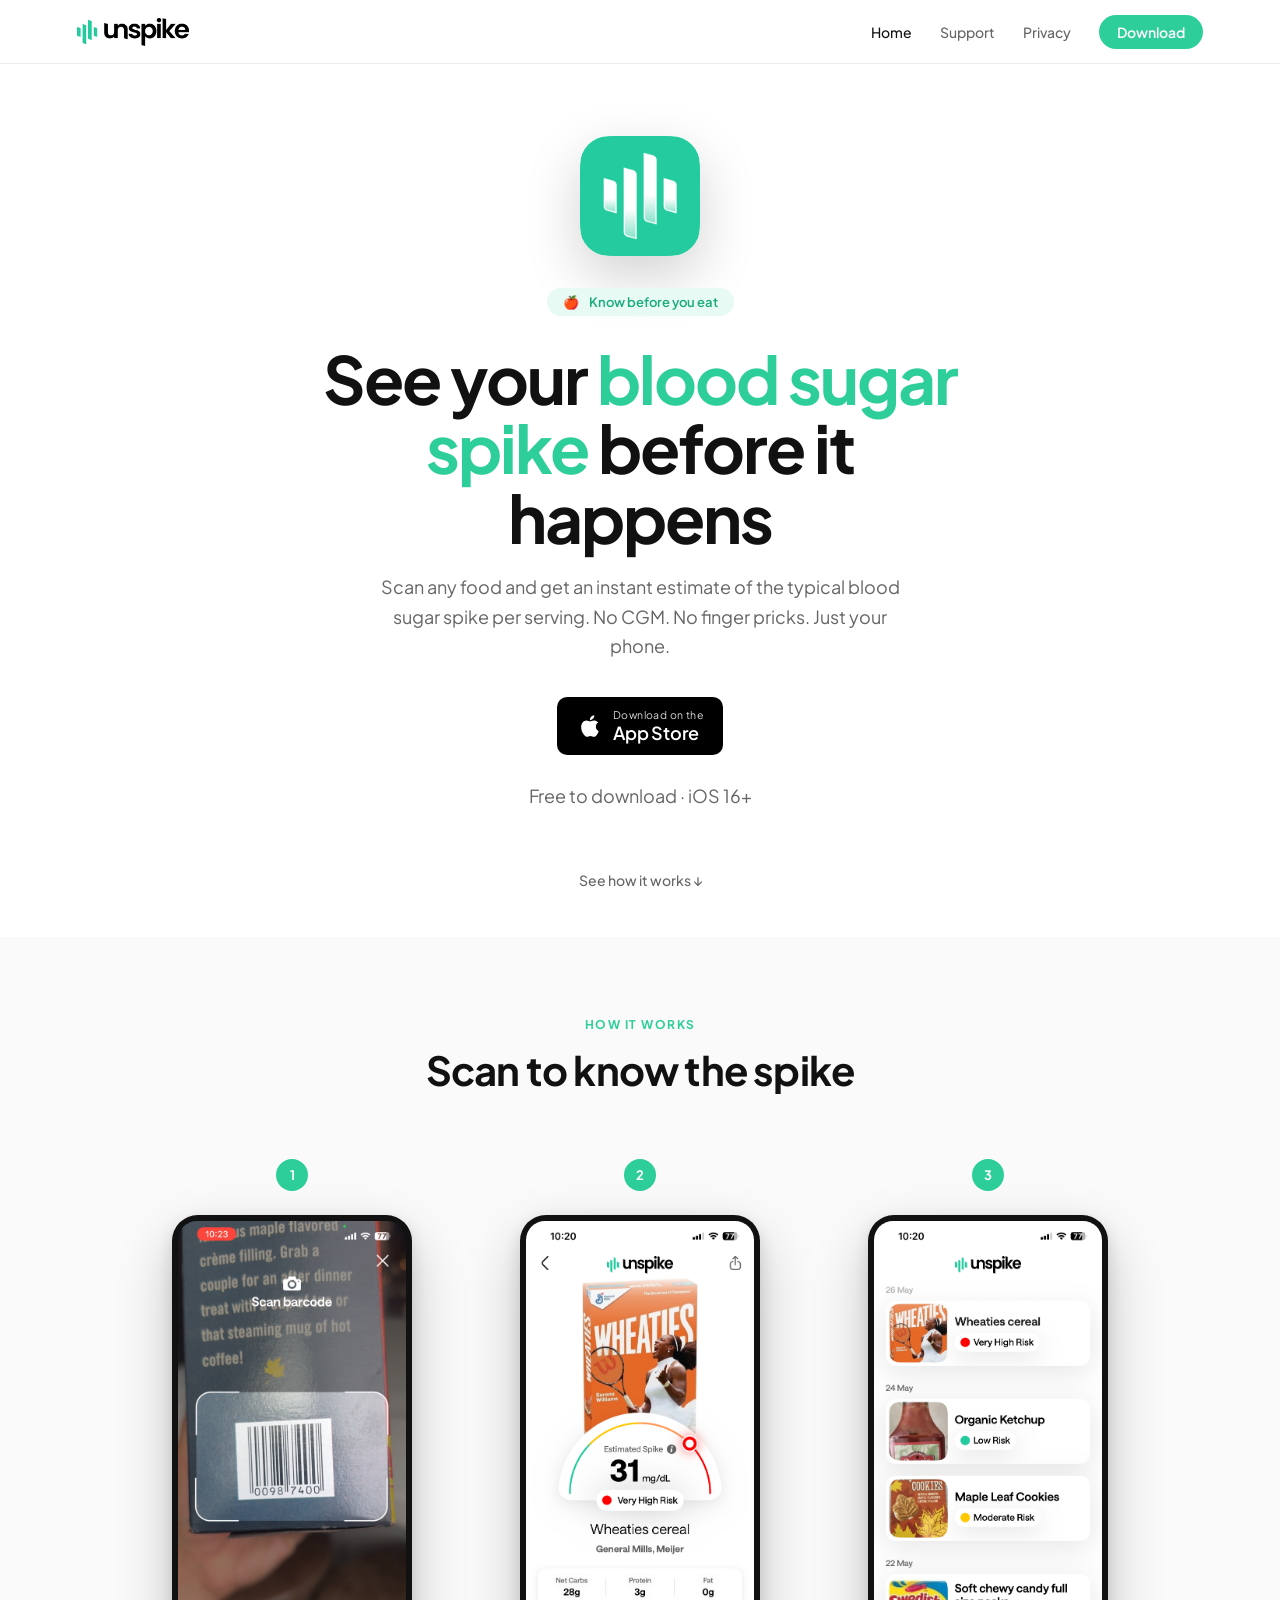
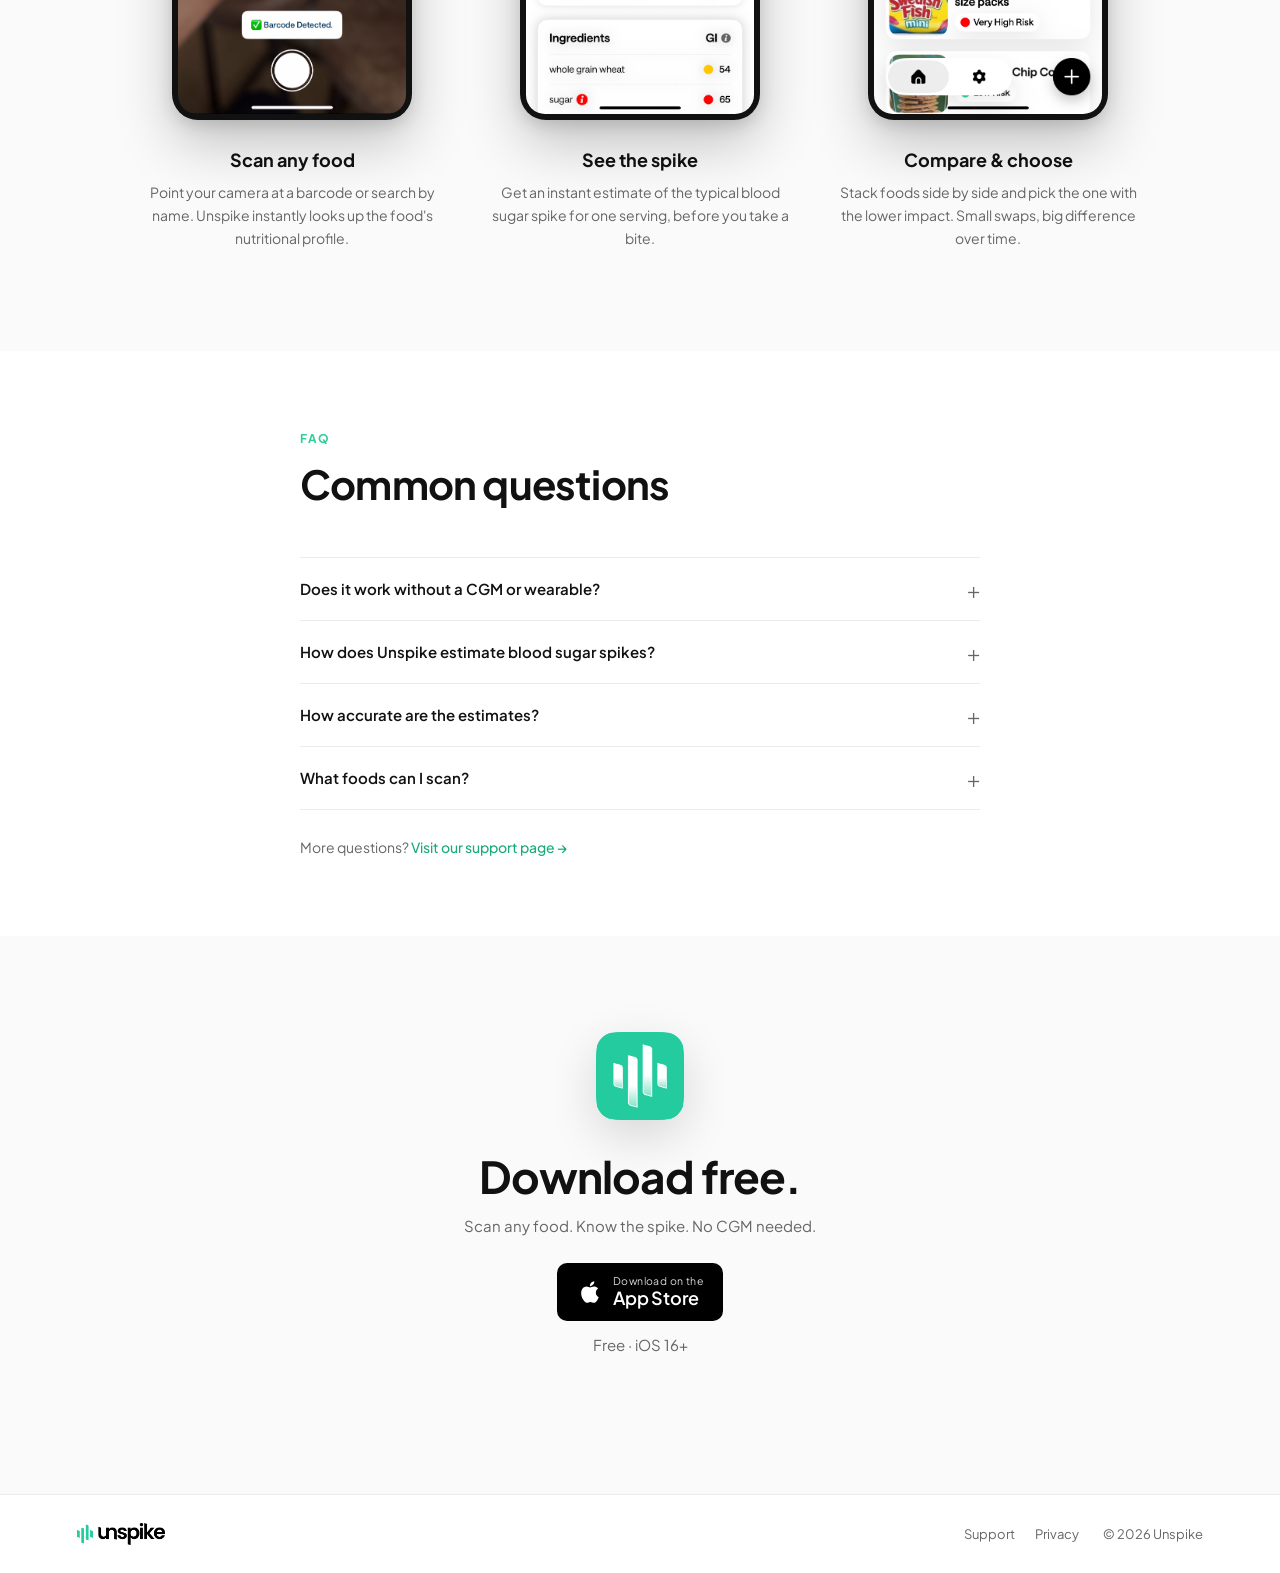
<file: index.html>
<!DOCTYPE html>
<html lang="en">
<head>
  <meta charset="UTF-8" />
  <meta name="viewport" content="width=device-width, initial-scale=1.0" />
  <title>Unspike: See your blood sugar spike before it happens</title>
  <meta name="description" content="Scan any food and instantly see the estimated blood sugar spike per serving. Make smarter choices, feel better every day." />

  <!-- Favicon -->
  <link rel="icon" type="image/png" href="/branding/Icon.png" />
  <link rel="apple-touch-icon" href="/branding/Icon.png" />

  <!-- Canonical -->
  <link rel="canonical" href="https://unspike.co" />

  <!-- Open Graph -->
  <meta property="og:type" content="website" />
  <meta property="og:url" content="https://unspike.co" />
  <meta property="og:title" content="Unspike: See your blood sugar spike before it happens" />
  <meta property="og:description" content="Scan any food and instantly see the estimated blood sugar spike per serving. Make smarter choices, feel better every day." />
  <meta property="og:image" content="https://unspike.co/branding/Icon.png" />

  <!-- Twitter / X -->
  <meta name="twitter:card" content="summary" />
  <meta name="twitter:title" content="Unspike: See your blood sugar spike before it happens" />
  <meta name="twitter:description" content="Scan any food and instantly see the estimated blood sugar spike per serving. Make smarter choices, feel better every day." />
  <meta name="twitter:image" content="https://unspike.co/branding/Icon.png" />

  <!-- Font preconnect -->
  <link rel="preconnect" href="https://fonts.googleapis.com" />
  <link rel="preconnect" href="https://fonts.gstatic.com" crossorigin />
  <link rel="stylesheet" href="style.css" />
</head>
<body>

<nav>
  <a class="nav-logo" href="/">
    <img class="nav-logo-img" src="[data-uri]" alt="Unspike" />
  </a>
  <div class="nav-links">
    <a href="/" class="active">Home</a>
    <a href="/support">Support</a>
    <a href="/privacy">Privacy</a>
    <a href="https://apps.apple.com/us/app/unspike-glucose-food-scanner/id6753748922" class="btn-nav" target="_blank" rel="noopener">Download</a>
  </div>
</nav>

<main>
  <div class="hero">
    <div class="hero-icon"><img src="branding/Icon.png" alt="Unspike app icon"></div>
    <div class="hero-badge"><span style="margin-right:10px">🍎</span>Know before you eat</div>
    <h1>See your <span>blood sugar spike</span> before it happens</h1>
    <p>Scan any food and get an instant estimate of the typical blood sugar spike per serving. No CGM. No finger pricks. Just your phone.</p>
    <div class="hero-btns">
      <a href="https://apps.apple.com/us/app/unspike-glucose-food-scanner/id6753748922" class="appstore-btn" target="_blank" rel="noopener">
        <svg viewBox="0 0 24 24" class="appstore-apple-logo"><path d="M18.71 19.5c-.83 1.24-1.71 2.45-3.05 2.47-1.34.03-1.77-.79-3.29-.79-1.53 0-2 .77-3.27.82-1.31.05-2.3-1.32-3.14-2.53C4.25 17 2.94 12.45 4.7 9.39c.87-1.52 2.43-2.48 4.12-2.51 1.28-.02 2.5.87 3.29.87.78 0 2.26-1.07 3.8-.91.65.03 2.47.26 3.64 1.98-.09.06-2.17 1.28-2.15 3.81.03 3.02 2.65 4.03 2.68 4.04-.03.07-.42 1.44-1.38 2.83M13 3.5c.73-.83 1.94-1.46 2.94-1.5.13 1.17-.34 2.35-1.04 3.19-.69.85-1.83 1.51-2.95 1.42-.15-1.15.41-2.35 1.05-3.11z"/></svg>
        <div class="appstore-text">
          <span class="appstore-sub">Download on the</span>
          <span class="appstore-main">App Store</span>
        </div>
      </a>
      <p class="hero-store-note">Free to download · iOS 16+</p>
      <a href="#how-it-works" class="hero-learn-more">See how it works ↓</a>
    </div>

  </div>
</main>

<section id="how-it-works">
  <div class="hiw-inner">
    <p class="section-eyebrow">How it works</p>
    <h2 class="section-title">Scan to know the spike</h2>
    <div class="hiw-steps">

      <div class="hiw-step">
        <div class="hiw-number">1</div>
        <div class="hiw-phone">
          <img class="hiw-phone-screen" src="branding/screenshot1.PNG" alt="Scan a barcode">
        </div>
        <h3>Scan any food</h3>
        <p>Point your camera at a barcode or search by name. Unspike instantly looks up the food's nutritional profile.</p>
      </div>

      <div class="hiw-step">
        <div class="hiw-number">2</div>
        <div class="hiw-phone">
          <img class="hiw-phone-screen" src="branding/screenshot2.PNG" alt="See the spike">
        </div>
        <h3>See the spike</h3>
        <p>Get an instant estimate of the typical blood sugar spike for one serving, before you take a bite.</p>
      </div>

      <div class="hiw-step">
        <div class="hiw-number">3</div>
        <div class="hiw-phone">
          <img class="hiw-phone-screen" src="branding/screenshot3.PNG" alt="Compare foods">
        </div>
        <h3>Compare &amp; choose</h3>
        <p>Stack foods side by side and pick the one with the lower impact. Small swaps, big difference over time.</p>
      </div>

    </div>
  </div>
</section>

<section class="faq-home" id="faq">
  <div class="faq-home-inner">
    <p class="section-eyebrow">FAQ</p>
    <h2 class="section-title">Common questions</h2>
    <div class="faq-home-list">

      <details class="faq-home-item">
        <summary>Does it work without a CGM or wearable?</summary>
        <p class="faq-home-a">Yes. No continuous glucose monitor or any wearable is required. Unspike works entirely from nutritional food data and your phone&rsquo;s camera. Just scan a barcode and you get an instant spike estimate for one serving.</p>
      </details>

      <details class="faq-home-item">
        <summary>How does Unspike estimate blood sugar spikes?</summary>
        <p class="faq-home-a">Unspike analyses carbohydrates, fiber, glycemic index, and more to estimate the typical blood sugar spike for one serving of a food. Every estimate is based on an average user response. It’s a starting point for smarter choices, not a medical measurement.</p>
      </details>

      <details class="faq-home-item">
        <summary>How accurate are the estimates?</summary>
        <p class="faq-home-a">Estimates are directional, not precise. They’re based on an average user response to one standard serving. Your actual spike can vary significantly depending on your metabolism, the exact portion size, what else you ate, and other individual factors. Use Unspike as a guide to compare foods and make better choices, not as a clinical measurement.</p>
      </details>

      <details class="faq-home-item">
        <summary>What foods can I scan?</summary>
        <p class="faq-home-a">Any packaged food with a barcode. We support millions of products across grocery stores and our database is constantly growing.</p>
      </details>

    </div>
    <p class="faq-more">More questions? <a href="/support">Visit our support page →</a></p>
  </div>
</section>

<section class="bottom-cta">
  <div class="bottom-cta-inner">
    <img src="branding/Icon.png" alt="Unspike" class="cta-icon">
    <h2>Download free.</h2>
    <p>Scan any food. Know the spike. No CGM needed.</p>
    <a href="https://apps.apple.com/us/app/unspike-glucose-food-scanner/id6753748922" class="appstore-btn" target="_blank" rel="noopener">
      <svg viewBox="0 0 24 24" class="appstore-apple-logo"><path d="M18.71 19.5c-.83 1.24-1.71 2.45-3.05 2.47-1.34.03-1.77-.79-3.29-.79-1.53 0-2 .77-3.27.82-1.31.05-2.3-1.32-3.14-2.53C4.25 17 2.94 12.45 4.7 9.39c.87-1.52 2.43-2.48 4.12-2.51 1.28-.02 2.5.87 3.29.87.78 0 2.26-1.07 3.8-.91.65.03 2.47.26 3.64 1.98-.09.06-2.17 1.28-2.15 3.81.03 3.02 2.65 4.03 2.68 4.04-.03.07-.42 1.44-1.38 2.83M13 3.5c.73-.83 1.94-1.46 2.94-1.5.13 1.17-.34 2.35-1.04 3.19-.69.85-1.83 1.51-2.95 1.42-.15-1.15.41-2.35 1.05-3.11z"/></svg>
      <div class="appstore-text">
        <span class="appstore-sub">Download on the</span>
        <span class="appstore-main">App Store</span>
      </div>
    </a>
    <p class="cta-note">Free &middot; iOS 16+</p>
  </div>
</section>


<footer>
  <div class="nav-logo">
    <img class="footer-logo-img" src="branding/Logo.png" alt="Unspike">
  </div>
  <div class="footer-right">
    <div class="footer-links">
      <a href="/support">Support</a>
      <a href="/privacy">Privacy</a>
    </div>
    <span>© 2026 Unspike</span>
  </div>
</footer>

</body>
</html>
</file>
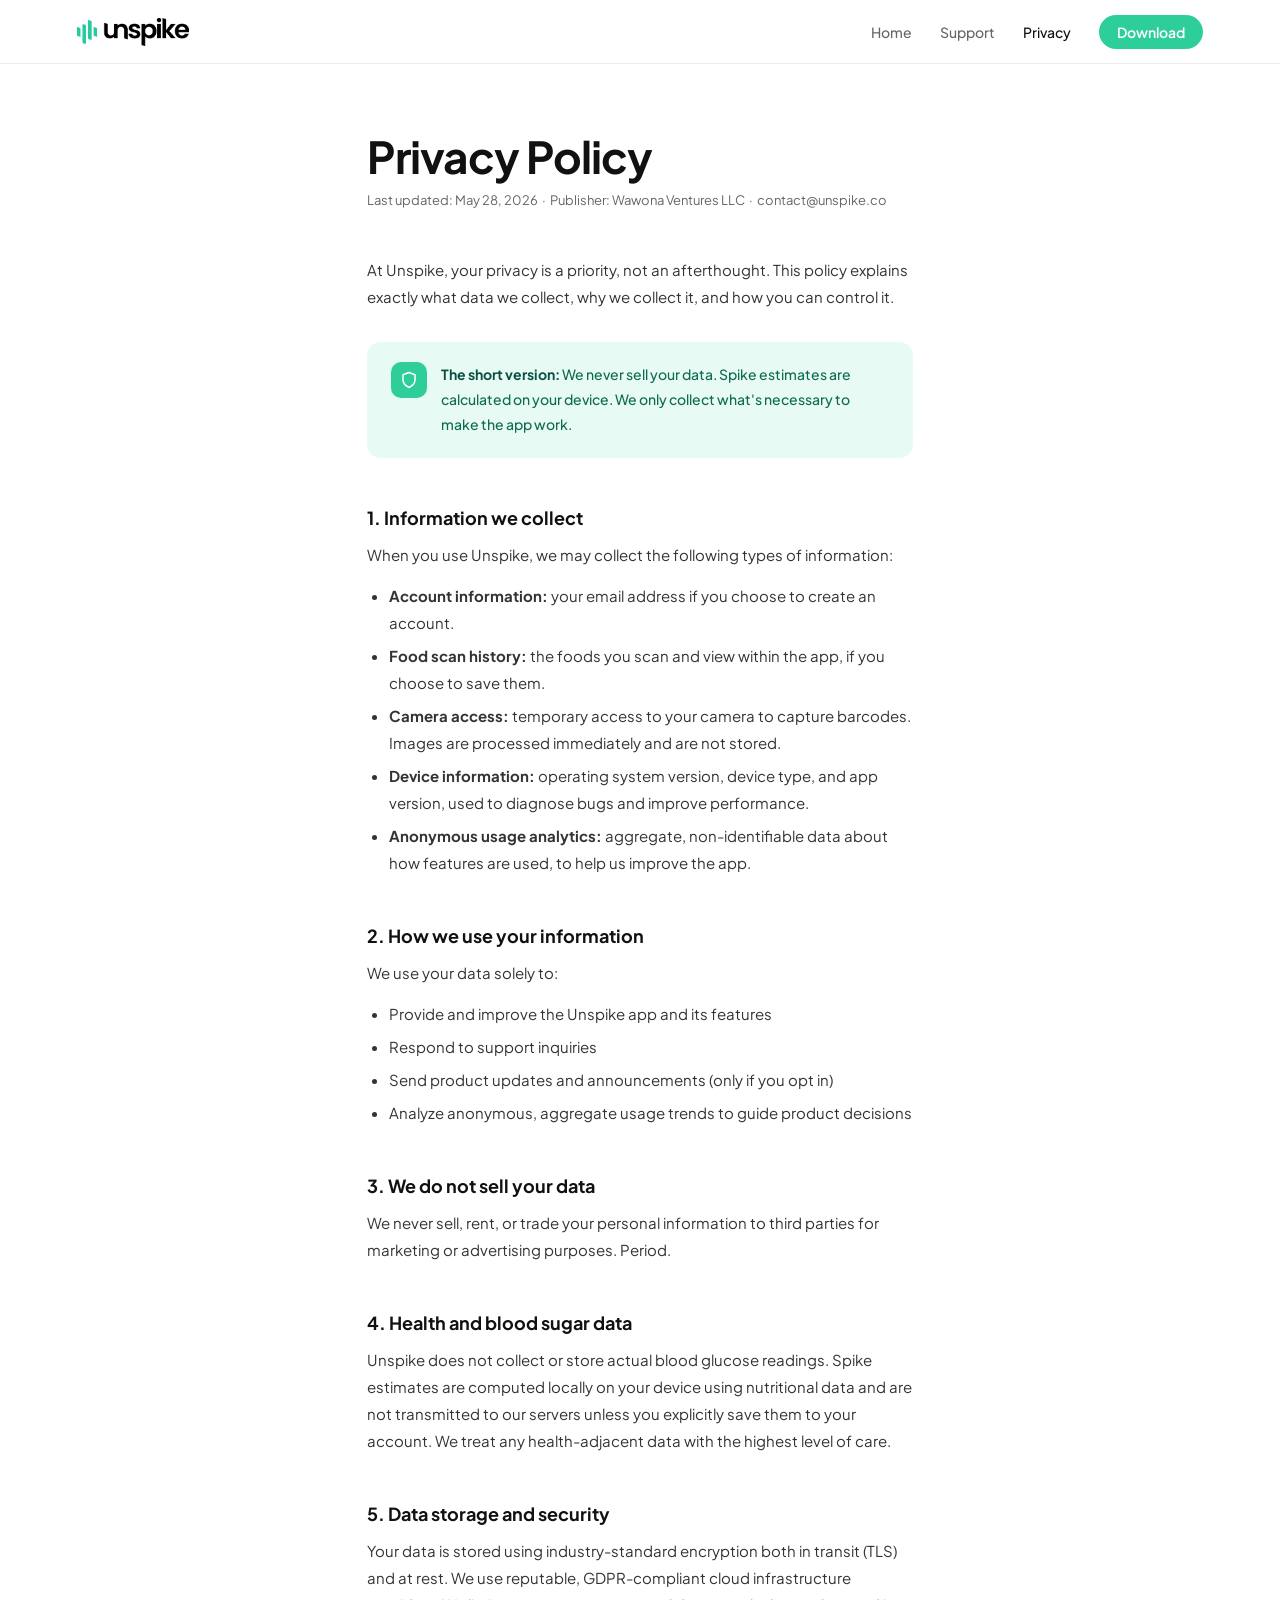
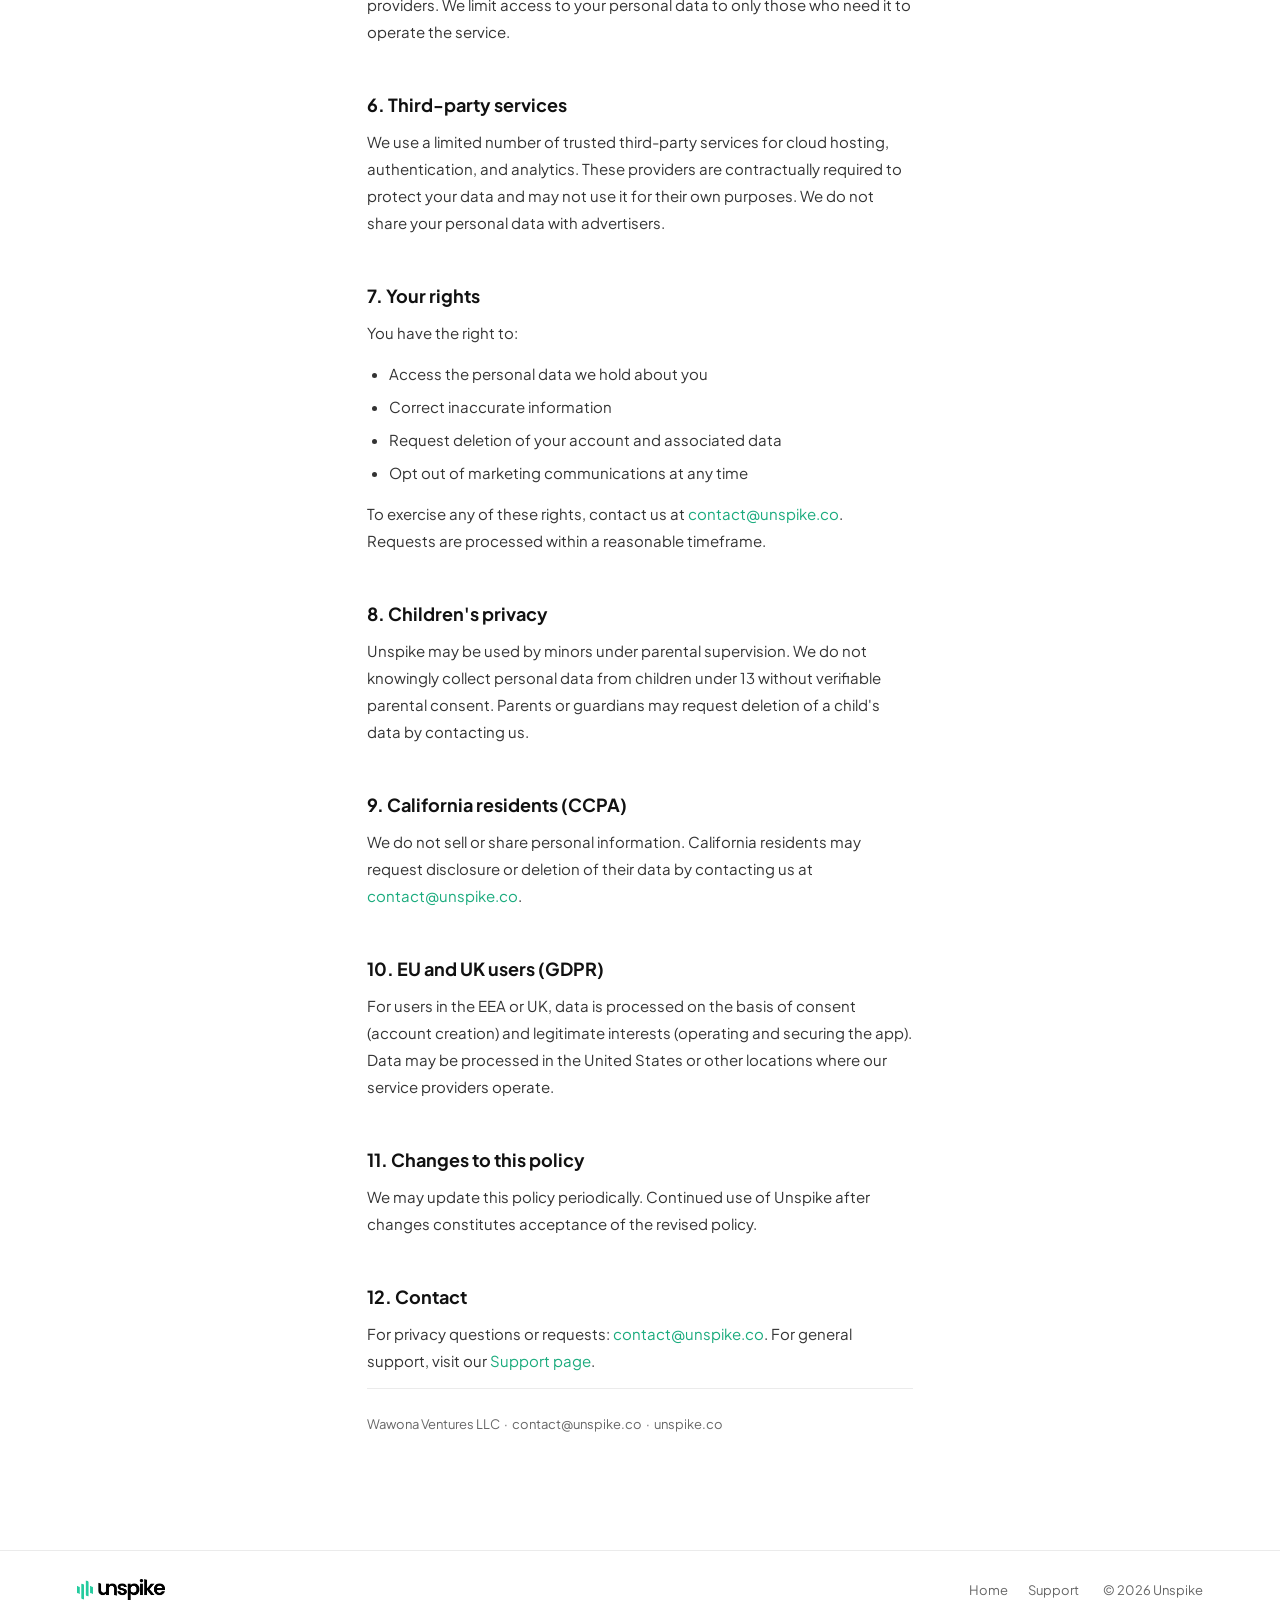
<file: privacy.html>
<!DOCTYPE html>
<html lang="en">
<head>
  <meta charset="UTF-8" />
  <meta name="viewport" content="width=device-width, initial-scale=1.0" />
  <title>Privacy Policy | Unspike</title>
  <meta name="description" content="Unspike's privacy policy: what data we collect, how we use it, and your rights." />
  <link rel="stylesheet" href="style.css" />
  <style>
    .privacy-wrap { max-width: 700px; margin: 0 auto; padding: 64px 6% 100px; }

    .privacy-wrap h1 {
      font-size: clamp(30px, 5vw, 44px); font-weight: 700;
      letter-spacing: -1px; margin-bottom: 8px;
    }
    .privacy-meta { font-size: 13px; color: var(--muted); margin-bottom: 48px; }

    .privacy-wrap h2 {
      font-size: 18px; font-weight: 700; margin: 40px 0 12px;
      padding-top: 8px;
    }
    .privacy-wrap p {
      font-size: 15px; color: #333; line-height: 1.8;
      margin-bottom: 14px;
    }
    .privacy-wrap ul {
      padding-left: 22px; margin-bottom: 14px;
    }
    .privacy-wrap li {
      font-size: 15px; color: #333; line-height: 1.8; margin-bottom: 6px;
    }
    .privacy-wrap a { color: var(--green-dark); text-decoration: none; }
    .privacy-wrap a:hover { text-decoration: underline; }

    .highlight-box {
      background: var(--green-light); border-radius: 14px;
      padding: 20px 24px; margin: 32px 0;
      display: flex; gap: 14px; align-items: flex-start;
    }
    .highlight-box .icon {
      width: 36px; height: 36px; background: var(--green);
      border-radius: 10px; flex-shrink: 0;
      display: flex; align-items: center; justify-content: center;
    }
    .highlight-box .icon svg { width: 18px; height: 18px; }
    .highlight-box p { margin-bottom: 0; font-weight: 500; color: #0d6b51; font-size: 14px; }
    .highlight-box strong { color: #085041; }

    hr { border: none; border-top: 1px solid var(--border); margin: 8px 0; }
  </style>

  <!-- Favicon -->
  <link rel="icon" type="image/png" href="/branding/Icon.png" />
  <link rel="apple-touch-icon" href="/branding/Icon.png" />

  <!-- Font preconnect -->
  <link rel="preconnect" href="https://fonts.googleapis.com" />
  <link rel="preconnect" href="https://fonts.gstatic.com" crossorigin />
  <!-- Open Graph -->
  <meta property="og:type" content="website" />
  <meta property="og:url" content="https://unspike.co/privacy" />
  <meta property="og:title" content="Privacy Policy | Unspike" />
  <meta property="og:description" content="Unspike's privacy policy: what data we collect, how we use it, and your rights." />
  <meta property="og:image" content="https://unspike.co/branding/Icon.png" />

  <!-- Twitter / X -->
  <meta name="twitter:card" content="summary" />
  <meta name="twitter:title" content="Privacy Policy | Unspike" />
  <meta name="twitter:description" content="Unspike's privacy policy: what data we collect, how we use it, and your rights." />
  <meta name="twitter:image" content="https://unspike.co/branding/Icon.png" />
</head>
<body>

<nav>
  <a class="nav-logo" href="/"><img class="nav-logo-img" src="/branding/Logo.png" alt="Unspike" /></a>
  <div class="nav-links">
    <a href="/">Home</a>
    <a href="/support">Support</a>
    <a href="/privacy" class="active">Privacy</a>
    <a href="https://apps.apple.com/us/app/unspike-glucose-food-scanner/id6753748922" class="btn-nav" target="_blank" rel="noopener">Download</a>
  </div>
</nav>

<main>
  <div class="privacy-wrap">
    <h1>Privacy Policy</h1>
    <div class="privacy-meta">Last updated: May 28, 2026 &nbsp;·&nbsp; Publisher: Wawona Ventures LLC &nbsp;·&nbsp; contact@unspike.co</div>

    <p>At Unspike, your privacy is a priority, not an afterthought. This policy explains exactly what data we collect, why we collect it, and how you can control it.</p>

    <div class="highlight-box">
      <div class="icon">
        <svg fill="none" stroke="#fff" stroke-width="2" stroke-linecap="round" stroke-linejoin="round" viewBox="0 0 24 24">
          <path d="M12 22s8-4 8-10V5l-8-3-8 3v7c0 6 8 10 8 10z"/>
        </svg>
      </div>
      <p><strong>The short version:</strong> We never sell your data. Spike estimates are calculated on your device. We only collect what's necessary to make the app work.</p>
    </div>

    <h2>1. Information we collect</h2>
    <p>When you use Unspike, we may collect the following types of information:</p>
    <ul>
      <li><strong>Account information:</strong> your email address if you choose to create an account.</li>
      <li><strong>Food scan history:</strong> the foods you scan and view within the app, if you choose to save them.</li>
      <li><strong>Camera access:</strong> temporary access to your camera to capture barcodes. Images are processed immediately and are not stored.</li>
      <li><strong>Device information:</strong> operating system version, device type, and app version, used to diagnose bugs and improve performance.</li>
      <li><strong>Anonymous usage analytics:</strong> aggregate, non-identifiable data about how features are used, to help us improve the app.</li>
    </ul>

    <h2>2. How we use your information</h2>
    <p>We use your data solely to:</p>
    <ul>
      <li>Provide and improve the Unspike app and its features</li>
      <li>Respond to support inquiries</li>
      <li>Send product updates and announcements (only if you opt in)</li>
      <li>Analyze anonymous, aggregate usage trends to guide product decisions</li>
    </ul>

    <h2>3. We do not sell your data</h2>
    <p>We never sell, rent, or trade your personal information to third parties for marketing or advertising purposes. Period.</p>

    <h2>4. Health and blood sugar data</h2>
    <p>Unspike does not collect or store actual blood glucose readings. Spike estimates are computed locally on your device using nutritional data and are not transmitted to our servers unless you explicitly save them to your account. We treat any health-adjacent data with the highest level of care.</p>

    <h2>5. Data storage and security</h2>
    <p>Your data is stored using industry-standard encryption both in transit (TLS) and at rest. We use reputable, GDPR-compliant cloud infrastructure providers. We limit access to your personal data to only those who need it to operate the service.</p>

    <h2>6. Third-party services</h2>
    <p>We use a limited number of trusted third-party services for cloud hosting, authentication, and analytics. These providers are contractually required to protect your data and may not use it for their own purposes. We do not share your personal data with advertisers.</p>

    <h2>7. Your rights</h2>
    <p>You have the right to:</p>
    <ul>
      <li>Access the personal data we hold about you</li>
      <li>Correct inaccurate information</li>
      <li>Request deletion of your account and associated data</li>
      <li>Opt out of marketing communications at any time</li>
    </ul>
    <p>To exercise any of these rights, contact us at <a href="mailto:contact@unspike.co">contact@unspike.co</a>. Requests are processed within a reasonable timeframe.</p>

    <h2>8. Children's privacy</h2>
    <p>Unspike may be used by minors under parental supervision. We do not knowingly collect personal data from children under 13 without verifiable parental consent. Parents or guardians may request deletion of a child's data by contacting us.</p>

    <h2>9. California residents (CCPA)</h2>
    <p>We do not sell or share personal information. California residents may request disclosure or deletion of their data by contacting us at <a href="mailto:contact@unspike.co">contact@unspike.co</a>.</p>

    <h2>10. EU and UK users (GDPR)</h2>
    <p>For users in the EEA or UK, data is processed on the basis of consent (account creation) and legitimate interests (operating and securing the app). Data may be processed in the United States or other locations where our service providers operate.</p>

    <h2>11. Changes to this policy</h2>
    <p>We may update this policy periodically. Continued use of Unspike after changes constitutes acceptance of the revised policy.</p>

    <h2>12. Contact</h2>
    <p>For privacy questions or requests: <a href="mailto:contact@unspike.co">contact@unspike.co</a>. For general support, visit our <a href="/support">Support page</a>.</p>

    <hr />
    <p style="font-size:13px;color:var(--muted);margin-top:24px;">Wawona Ventures LLC &nbsp;·&nbsp; contact@unspike.co &nbsp;·&nbsp; unspike.co</p>
  </div>
</main>

<footer>
  <div class="nav-logo">
    <img class="footer-logo-img" src="/branding/Logo.png" alt="Unspike">
  </div>
  <div class="footer-right">
    <div class="footer-links">
      <a href="/">Home</a>
      <a href="/support">Support</a>
    </div>
    <span>© 2026 Unspike</span>
  </div>
</footer>

<script>
  if (new URLSearchParams(window.location.search).get('mobile') === 'true') {
    document.querySelector('nav').style.display = 'none';
    document.querySelector('footer').style.display = 'none';
    document.querySelector('.privacy-wrap').style.paddingTop = '24px';
  }
</script>
</body>
</html>
</file>
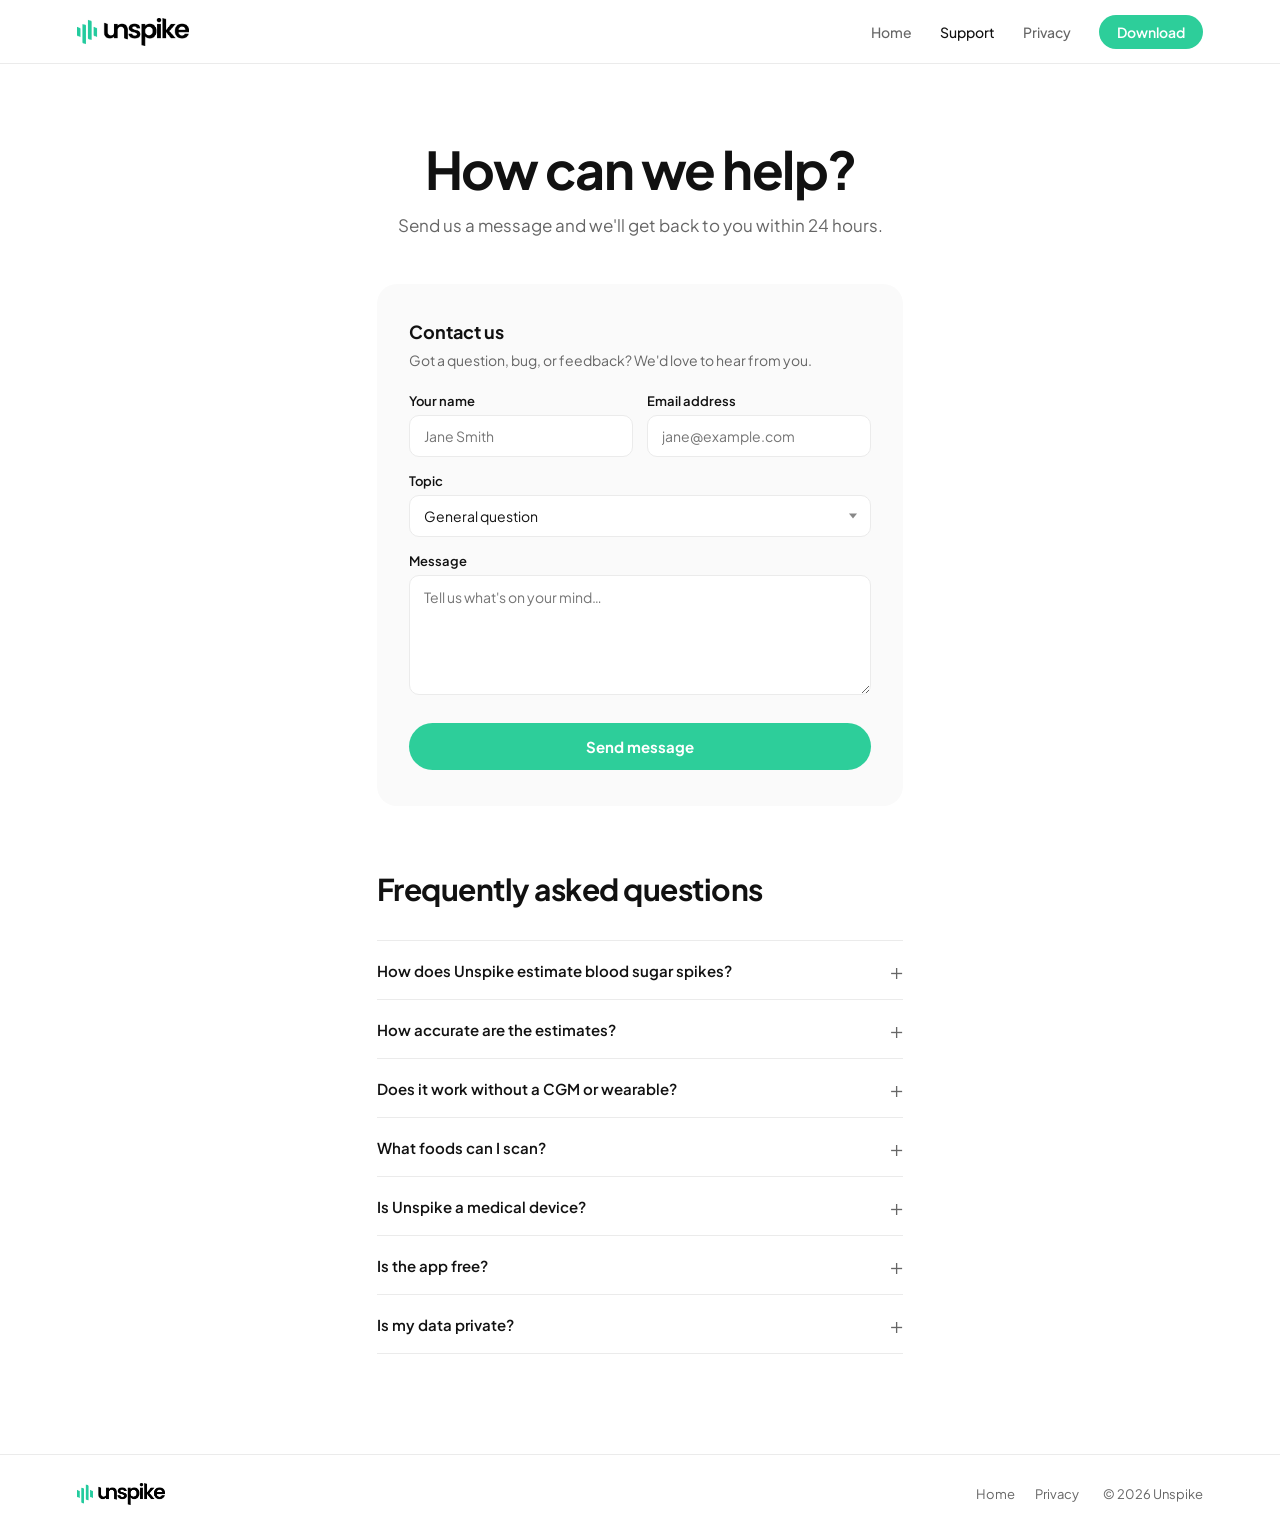
<file: support.html>
<!DOCTYPE html>
<html lang="en">
<head>
  <meta charset="UTF-8" />
  <meta name="viewport" content="width=device-width, initial-scale=1.0" />
  <title>Support | Unspike</title>
  <meta name="description" content="Get help with Unspike. Contact our team or browse frequently asked questions." />
  <link rel="stylesheet" href="style.css" />
  <style>
    .support-hero { text-align: center; padding: 72px 6% 48px; }
    .support-hero h1 { font-size: clamp(32px, 5vw, 52px); font-weight: 700; letter-spacing: -1.5px; margin-bottom: 12px; }
    .support-hero p { font-size: 17px; color: var(--muted); }

    .support-body { max-width: 680px; margin: 0 auto; padding: 0 6% 100px; }

    .contact-card {
      background: var(--bg2); border-radius: 20px;
      padding: 36px 32px; margin-bottom: 64px;
    }
    .contact-card h2 { font-size: 18px; font-weight: 700; margin-bottom: 8px; }
    #form-wrap > p { font-size: 14px; color: var(--muted); margin-bottom: 24px; }

    .form-group { margin-bottom: 16px; }
    .form-group label { display: block; font-size: 13px; font-weight: 600; margin-bottom: 6px; color: var(--text); }
    .form-row { display: grid; grid-template-columns: 1fr 1fr; gap: 14px; }
    .form-group input,
    .form-group textarea,
    .form-group select {
      width: 100%; border: 1px solid var(--border); border-radius: 10px;
      padding: 11px 14px; font-size: 14px; font-family: inherit;
      outline: none; transition: border-color 0.15s; color: var(--text);
      background: #fff; appearance: none; -webkit-appearance: none;
    }
    .form-group input:focus,
    .form-group textarea:focus,
    .form-group select:focus { border-color: var(--green); box-shadow: 0 0 0 3px rgba(45,206,154,0.12); }
    .form-group textarea { height: 120px; resize: vertical; line-height: 1.5; }
    .select-wrap { position: relative; }
    .select-wrap::after {
      content: ''; position: absolute; right: 14px; top: 50%;
      transform: translateY(-50%); width: 0; height: 0;
      border-left: 4px solid transparent; border-right: 4px solid transparent;
      border-top: 5px solid #888; pointer-events: none;
    }
    .submit-btn {
      width: 100%; background: var(--green); color: #fff; border: none;
      border-radius: 30px; padding: 14px; font-size: 15px; font-weight: 700;
      cursor: pointer; margin-top: 8px; transition: background 0.15s; font-family: inherit;
    }
    .submit-btn:hover { background: var(--green-dark); }
    .submit-btn:disabled { opacity: 0.6; cursor: not-allowed; }

    .success-state { display: none; text-align: center; padding: 16px 0; }
    .success-check {
      width: 56px; height: 56px; background: var(--green-light); border-radius: 50%;
      display: flex; align-items: center; justify-content: center; margin: 0 auto 16px;
    }
    .success-check svg { width: 26px; height: 26px; }
    .success-state h3 { font-size: 19px; font-weight: 700; margin-bottom: 8px; }
    .success-state p { font-size: 14px; color: var(--muted); line-height: 1.6; }

    .form-error {
      background: #fff3f3; border: 1px solid #ffd0d0; border-radius: 10px;
      padding: 12px 16px; font-size: 13px; color: #cc3333;
      margin-top: 12px; display: none;
    }

    /* FAQ: matches homepage accordion style */
    .faq { margin-top: 16px; }
    .faq h2 { font-size: clamp(22px, 3vw, 30px); font-weight: 700; letter-spacing: -0.5px; margin-bottom: 32px; }
    .faq-item { border-top: 1px solid var(--border); }
    .faq-item:last-child { border-bottom: 1px solid var(--border); }
    .faq-item summary { list-style: none; display: flex; justify-content: space-between; align-items: center; padding: 18px 0; font-size: 15px; font-weight: 600; cursor: pointer; gap: 20px; user-select: none; }
    .faq-item summary::-webkit-details-marker { display: none; }
    .faq-item summary::after { content: '+'; font-size: 22px; font-weight: 300; color: var(--muted); flex-shrink: 0; line-height: 1; transition: transform 0.2s; display: inline-block; }
    .faq-item[open] summary::after { transform: rotate(45deg); }
    .faq-item p { font-size: 14px; color: var(--muted); line-height: 1.75; padding-bottom: 18px; }
    .faq-item a { color: var(--green-dark); text-decoration: none; }
    .faq-item a:hover { text-decoration: underline; }

    @media (max-width: 520px) {
      .form-row { grid-template-columns: 1fr; }
      .contact-card { padding: 24px 20px; }
    }
  </style>

  <!-- Favicon -->
  <link rel="icon" type="image/png" href="/branding/Icon.png" />
  <link rel="apple-touch-icon" href="/branding/Icon.png" />

  <!-- Font preconnect -->
  <link rel="preconnect" href="https://fonts.googleapis.com" />
  <link rel="preconnect" href="https://fonts.gstatic.com" crossorigin />
  <!-- Open Graph -->
  <meta property="og:type" content="website" />
  <meta property="og:url" content="https://unspike.co/support" />
  <meta property="og:title" content="Unspike Support" />
  <meta property="og:description" content="Get help with Unspike. Browse FAQs or contact our team." />
  <meta property="og:image" content="https://unspike.co/branding/Icon.png" />

  <!-- Twitter / X -->
  <meta name="twitter:card" content="summary" />
  <meta name="twitter:title" content="Unspike Support" />
  <meta name="twitter:description" content="Get help with Unspike. Browse FAQs or contact our team." />
  <meta name="twitter:image" content="https://unspike.co/branding/Icon.png" />
</head>
<body>

<nav>
  <a class="nav-logo" href="/"><img class="nav-logo-img" src="/branding/Logo.png" alt="Unspike" /></a>
  <div class="nav-links">
    <a href="/">Home</a>
    <a href="/support" class="active">Support</a>
    <a href="/privacy">Privacy</a>
    <a href="https://apps.apple.com/us/app/unspike-glucose-food-scanner/id6753748922" class="btn-nav" target="_blank" rel="noopener">Download</a>
  </div>
</nav>

<main>
  <div class="support-hero">
    <h1>How can we help?</h1>
    <p>Send us a message and we'll get back to you within 24 hours.</p>
  </div>

  <div class="support-body">
    <div class="contact-card">
      <div id="form-wrap">
        <h2>Contact us</h2>
        <p>Got a question, bug, or feedback? We'd love to hear from you.</p>
        <form id="contact-form" action="https://formspree.io/f/contact@unspike.co" method="POST" novalidate>
          <div class="form-row">
            <div class="form-group">
              <label for="name">Your name</label>
              <input type="text" id="name" name="name" placeholder="Jane Smith" required />
            </div>
            <div class="form-group">
              <label for="email">Email address</label>
              <input type="email" id="email" name="email" placeholder="jane@example.com" required />
            </div>
          </div>
          <div class="form-group">
            <label for="topic">Topic</label>
            <div class="select-wrap">
              <select id="topic" name="topic">
                <option>General question</option>
                <option>Bug report</option>
                <option>Feature request</option>
                <option>Account issue</option>
                <option>Other</option>
              </select>
            </div>
          </div>
          <div class="form-group">
            <label for="message">Message</label>
            <textarea id="message" name="message" placeholder="Tell us what's on your mind…" required></textarea>
          </div>
          <button type="submit" class="submit-btn" id="submit-btn">Send message</button>
          <div class="form-error" id="form-error">Something went wrong. Please try again or email us directly at <strong>contact@unspike.co</strong>.</div>
        </form>
      </div>

      <div class="success-state" id="success-state">
        <div class="success-check">
          <svg fill="none" stroke="#1aab7d" stroke-width="2.5" stroke-linecap="round" stroke-linejoin="round" viewBox="0 0 24 24">
            <path d="M20 6L9 17l-5-5"/>
          </svg>
        </div>
        <h3>Message sent!</h3>
        <p>Thanks for reaching out. We'll reply to <span id="reply-email"></span> within 24 hours.</p>
      </div>
    </div>

    <div class="faq">
      <h2>Frequently asked questions</h2>

      <details class="faq-item">
        <summary>How does Unspike estimate blood sugar spikes?</summary>
        <p>Unspike uses nutritional data (carbohydrates, fiber, glycemic index, and more) to estimate the typical blood sugar spike for one serving of a food. It's an average-user estimate, not a personal or medical measurement.</p>
      </details>

      <details class="faq-item">
        <summary>How accurate are the estimates?</summary>
        <p>Estimates are directional, not precise. They're based on an average user response to one standard serving. Your actual spike can vary significantly depending on your metabolism, portion size, what else you ate, and other factors. Use Unspike to compare foods and make better choices, not as a clinical measurement.</p>
      </details>

      <details class="faq-item">
        <summary>Does it work without a CGM or wearable?</summary>
        <p>Yes. No continuous glucose monitor or any wearable is required. Unspike works entirely from nutritional food data and your phone's camera.</p>
      </details>

      <details class="faq-item">
        <summary>What foods can I scan?</summary>
        <p>Any packaged food with a barcode. We support millions of products across grocery stores and are constantly expanding our database.</p>
      </details>

      <details class="faq-item">
        <summary>Is Unspike a medical device?</summary>
        <p>No. Unspike is a wellness app designed to help you make informed food choices. It is not a medical device and should not be used to diagnose or treat any medical condition. Always consult your doctor for medical advice.</p>
      </details>

      <details class="faq-item">
        <summary>Is the app free?</summary>
        <p>Yes, Unspike is free to download and use.</p>
      </details>

      <details class="faq-item">
        <summary>Is my data private?</summary>
        <p>Absolutely. We never sell your personal data. Spike estimates are calculated locally on your device. Read our full <a href="/privacy">Privacy Policy</a> for details.</p>
      </details>
    </div>
  </div>
</main>

<footer>
  <div class="nav-logo">
    <img class="footer-logo-img" src="/branding/Logo.png" alt="Unspike">
  </div>
  <div class="footer-right">
    <div class="footer-links">
      <a href="/">Home</a>
      <a href="/privacy">Privacy</a>
    </div>
    <span>© 2026 Unspike</span>
  </div>
</footer>

<script>
  const form = document.getElementById('contact-form');
  const btn = document.getElementById('submit-btn');
  const errorEl = document.getElementById('form-error');

  form.addEventListener('submit', async (e) => {
    e.preventDefault();
    errorEl.style.display = 'none';

    const name = form.name.value.trim();
    const email = form.email.value.trim();
    const message = form.message.value.trim();

    if (!name || !email || !message) {
      errorEl.textContent = 'Please fill in all required fields.';
      errorEl.style.display = 'block';
      return;
    }

    btn.disabled = true;
    btn.textContent = 'Sending…';

    try {
      const res = await fetch('https://formspree.io/f/xdoqgvkj', {
        method: 'POST',
        headers: { 'Content-Type': 'application/json', 'Accept': 'application/json' },
        body: JSON.stringify({
          name,
          email,
          topic: form.topic.value,
          message,
          _replyto: email,
          _subject: `Unspike Support: ${form.topic.value}`
        })
      });

      if (res.ok) {
        document.getElementById('form-wrap').style.display = 'none';
        document.getElementById('reply-email').textContent = email;
        document.getElementById('success-state').style.display = 'block';
      } else {
        throw new Error('Server error');
      }
    } catch {
      errorEl.style.display = 'block';
      btn.disabled = false;
      btn.textContent = 'Send message';
    }
  });
</script>

</body>
</html>
</file>
<file: style.css>
@import url('https://fonts.googleapis.com/css2?family=Plus+Jakarta+Sans:wght@400;500;600;700&display=swap');

*, *::before, *::after { box-sizing: border-box; margin: 0; padding: 0; }

:root {
  --green: #2DCE9A;
  --green-dark: #1aab7d;
  --green-light: #e8faf4;
  --text: #111;
  --muted: #666;
  --border: #ebebeb;
  --bg: #fff;
  --bg2: #fafafa;
}

html { scroll-behavior: smooth; overflow-x: hidden; }

body {
  font-family: 'Plus Jakarta Sans', sans-serif;
  color: var(--text);
  background: var(--bg);
  -webkit-font-smoothing: antialiased;
  overflow-x: hidden;
}

nav {
  display: flex; align-items: center; justify-content: space-between;
  padding: 0 6%; height: 64px;
  border-bottom: 1px solid var(--border);
  position: sticky; top: 0; background: rgba(255,255,255,0.95);
  backdrop-filter: blur(8px); z-index: 100;
}
.nav-logo { display: flex; align-items: center; text-decoration: none; color: var(--text); flex-shrink: 0; }
.nav-links { display: flex; gap: 28px; align-items: center; }
.nav-links a { font-size: 14px; color: var(--muted); text-decoration: none; transition: color 0.15s; font-weight: 500; }
.nav-links a:hover { color: var(--text); }
.nav-links a.active { color: var(--text); }
.btn-nav { background: var(--green) !important; color: #fff !important; padding: 8px 18px; border-radius: 20px; font-weight: 600 !important; font-size: 14px !important; }
.btn-nav:hover { background: var(--green-dark) !important; }

@media (max-width: 540px) {
  .nav-links a:not(.btn-nav) { display: none; }
  .btn-nav { padding: 8px 14px; font-size: 13px !important; }
}

footer {
  padding: 28px 6%; display: flex; justify-content: space-between;
  align-items: center; border-top: 1px solid var(--border);
  font-size: 13px; color: var(--muted); flex-wrap: wrap; gap: 16px;
}
footer a { color: var(--muted); text-decoration: none; }
footer a:hover { color: var(--text); }
.footer-right { display: flex; align-items: center; gap: 24px; }
.footer-links { display: flex; gap: 20px; }

.btn-primary { display: inline-block; background: var(--green); color: #fff; padding: 14px 28px; border-radius: 30px; font-weight: 700; font-size: 15px; text-decoration: none; border: none; cursor: pointer; transition: background 0.15s; font-family: inherit; }
.btn-primary:hover { background: var(--green-dark); }
.btn-secondary { display: inline-block; background: #fff; color: var(--text); padding: 14px 28px; border-radius: 30px; font-weight: 500; font-size: 15px; border: 1px solid #ddd; cursor: pointer; transition: border-color 0.15s; font-family: inherit; text-decoration: none; }
.btn-secondary:hover { border-color: #aaa; }

/* App Store badge */
.appstore-btn { display: inline-flex; align-items: center; gap: 10px; background: #000; color: #fff; padding: 12px 20px; border-radius: 10px; text-decoration: none; transition: background 0.15s; width: auto; max-width: 220px; align-self: center; }
.appstore-btn:hover { background: #1a1a1a; }
.appstore-apple-logo { width: 26px; height: 26px; fill: #fff; flex-shrink: 0; }
.appstore-text { display: flex; flex-direction: column; line-height: 1.2; text-align: left; }
.appstore-sub { font-size: 10.5px; font-weight: 400; opacity: 0.85; letter-spacing: 0.4px; }
.appstore-main { font-size: 18px; font-weight: 600; letter-spacing: -0.2px; }
.hero-store-note { font-size: 12.5px; color: var(--muted); margin-top: 10px; }
.hero-learn-more { font-size: 14px; color: var(--muted); text-decoration: none; font-weight: 500; display: inline-flex; align-items: center; gap: 5px; transition: color 0.15s; margin-top: 8px; }
.hero-learn-more:hover { color: var(--text); }

/* Hero */
.hero { text-align: center; padding: 72px 6% 48px; max-width: 800px; margin: 0 auto; }
.hero-badge { display: inline-block; background: var(--green-light); color: var(--green-dark); font-size: 13px; font-weight: 600; padding: 6px 16px; border-radius: 20px; margin-bottom: 28px; }
.hero h1 { font-size: clamp(40px, 7vw, 66px); font-weight: 700; letter-spacing: -2px; line-height: 1.05; margin-bottom: 20px; }
.hero h1 span { color: var(--green); }
.hero p { font-size: 18px; color: var(--muted); line-height: 1.65; margin-bottom: 36px; max-width: 520px; margin-left: auto; margin-right: auto; }
.hero-btns { display: flex; flex-direction: column; align-items: center; gap: 16px; margin-bottom: 0; }
.hero-screenshot { display: flex; justify-content: center; }
.hero-screenshot img { width: 280px; max-width: 80vw; filter: drop-shadow(0 40px 80px rgba(0,0,0,0.18)); }
.hero-icon { display: flex; justify-content: center; margin-bottom: 32px; }
.hero-icon img { width: 120px; height: 120px; border-radius: 24%; box-shadow: 0 20px 56px rgba(0,0,0,0.18); }

/* Features */
.features { padding: 100px 6%; max-width: 1080px; margin: 0 auto; }
.section-eyebrow { font-size: 12px; font-weight: 700; color: var(--green); text-transform: uppercase; letter-spacing: 1.5px; margin-bottom: 12px; }
.section-title { font-size: clamp(28px, 4vw, 40px); font-weight: 700; letter-spacing: -0.8px; margin-bottom: 48px; }
.features-grid { display: grid; grid-template-columns: repeat(auto-fit, minmax(220px, 1fr)); gap: 20px; }
.feature-card { background: var(--bg2); border-radius: 18px; padding: 28px 24px; }
.feature-icon { width: 44px; height: 44px; background: var(--green-light); border-radius: 12px; display: flex; align-items: center; justify-content: center; margin-bottom: 16px; }
.feature-icon svg { width: 22px; height: 22px; stroke: var(--green-dark); fill: none; stroke-width: 2; stroke-linecap: round; stroke-linejoin: round; }
.feature-card h3 { font-size: 15px; font-weight: 700; margin-bottom: 8px; }
.feature-card p { font-size: 14px; color: var(--muted); line-height: 1.6; }

/* Why it matters */
.why-matters { padding: 80px 6%; background: var(--bg2); }
.why-inner { max-width: 800px; margin: 0 auto; text-align: center; }
.why-headline { font-size: clamp(26px, 3.5vw, 40px); font-weight: 700; letter-spacing: -1px; line-height: 1.15; margin-bottom: 16px; }
.why-sub { font-size: 15px; color: var(--muted); line-height: 1.7; max-width: 520px; margin: 0 auto 40px; }
.why-grid { display: grid; grid-template-columns: 1fr 1fr; gap: 12px; margin-bottom: 24px; text-align: left; }
.why-card { display: flex; align-items: center; gap: 16px; padding: 24px 22px; background: #fff; border-radius: 14px; box-shadow: 0 1px 4px rgba(0,0,0,0.06); min-height: 90px; }
.why-card h3 { font-size: 15px; font-weight: 700; margin-bottom: 2px; }
.why-card p { font-size: 13px; color: var(--muted); }
.why-arrow-icon { font-size: 20px; font-weight: 800; flex-shrink: 0; width: 24px; text-align: center; }
.why-arrow-icon.up { color: var(--green-dark); }
.why-arrow-icon.down { color: #d63031; }
.why-disclaimer { font-size: 11.5px; color: #bbb; line-height: 1.6; }
@media (max-width: 600px) { .why-grid { grid-template-columns: 1fr; } }

/* FAQ Home */
.faq-home { padding: 80px 6% 80px; }
.faq-home-inner { max-width: 680px; margin: 0 auto; }
.faq-home-list { margin-top: 40px; }
.faq-home-item { border-top: 1px solid var(--border); }
.faq-home-item:last-of-type { border-bottom: 1px solid var(--border); }
.faq-home-item summary { list-style: none; display: flex; justify-content: space-between; align-items: center; padding: 20px 0; font-size: 15px; font-weight: 600; cursor: pointer; gap: 20px; user-select: none; }
.faq-home-item summary::-webkit-details-marker { display: none; }
.faq-home-item summary::after { content: '+'; font-size: 22px; font-weight: 300; color: var(--muted); flex-shrink: 0; line-height: 1; transition: transform 0.2s; display: inline-block; }
.faq-home-item[open] summary::after { transform: rotate(45deg); }
.faq-home-a { font-size: 14px; color: var(--muted); line-height: 1.75; padding-bottom: 20px; }
.faq-home-a a { color: var(--green-dark); text-decoration: none; }
.faq-home-a a:hover { text-decoration: underline; }
.faq-more { font-size: 14px; color: var(--muted); margin-top: 28px; }
.faq-more a { color: var(--green-dark); text-decoration: none; font-weight: 500; }
.faq-more a:hover { text-decoration: underline; }

/* Bottom CTA */
.bottom-cta { text-align: center; padding: 96px 6% 112px; background: var(--bg2); }
.bottom-cta-inner { max-width: 480px; margin: 0 auto; display: flex; flex-direction: column; align-items: center; gap: 0; }
.cta-icon { width: 88px; height: 88px; border-radius: 22%; box-shadow: 0 16px 48px rgba(0,0,0,0.14); margin-bottom: 28px; }
.bottom-cta h2 { font-size: clamp(28px, 4vw, 44px); font-weight: 700; letter-spacing: -1px; margin-bottom: 12px; }
.bottom-cta > .bottom-cta-inner > p { font-size: 15px; color: var(--muted); margin-bottom: 28px; }
.bottom-cta .appstore-btn { margin: 0 auto; }
.cta-note { font-size: 12.5px; color: var(--muted); margin-top: 14px; }

/* Logo sizing */
.nav-logo-img { height: 28px; width: auto; }
.footer-logo-img { height: 22px; width: auto; }

/* How it works */
#how-it-works { padding: 80px 6% 100px; background: var(--bg2); }
.hiw-inner { max-width: 1060px; margin: 0 auto; text-align: center; }
.hiw-steps { display: flex; align-items: flex-start; justify-content: center; gap: 48px; margin-top: 64px; }
.hiw-step { flex: 1; max-width: 300px; display: flex; flex-direction: column; align-items: center; text-align: center; }
.hiw-number { width: 32px; height: 32px; border-radius: 50%; background: var(--green); color: #fff; font-size: 13px; font-weight: 700; display: flex; align-items: center; justify-content: center; margin-bottom: 24px; }
.hiw-step h3 { font-size: 18px; font-weight: 700; margin-bottom: 10px; margin-top: 28px; }
.hiw-step p { font-size: 14px; color: var(--muted); line-height: 1.65; }

/* iPhone frame */
.hiw-phone {
  position: relative;
  width: 240px;
  background: #111;
  border-radius: 26px;
  padding: 6px;
  box-shadow: 0 24px 56px rgba(0,0,0,0.22), 0 6px 16px rgba(0,0,0,0.12);
}
.hiw-phone-screen {
  width: 100%;
  display: block;
  border-radius: 19px;
  overflow: hidden;
}

@media (max-width: 780px) {
  .hiw-steps { flex-direction: column; align-items: center; gap: 48px; }
  .hiw-step { max-width: 100%; }
}
</file>
